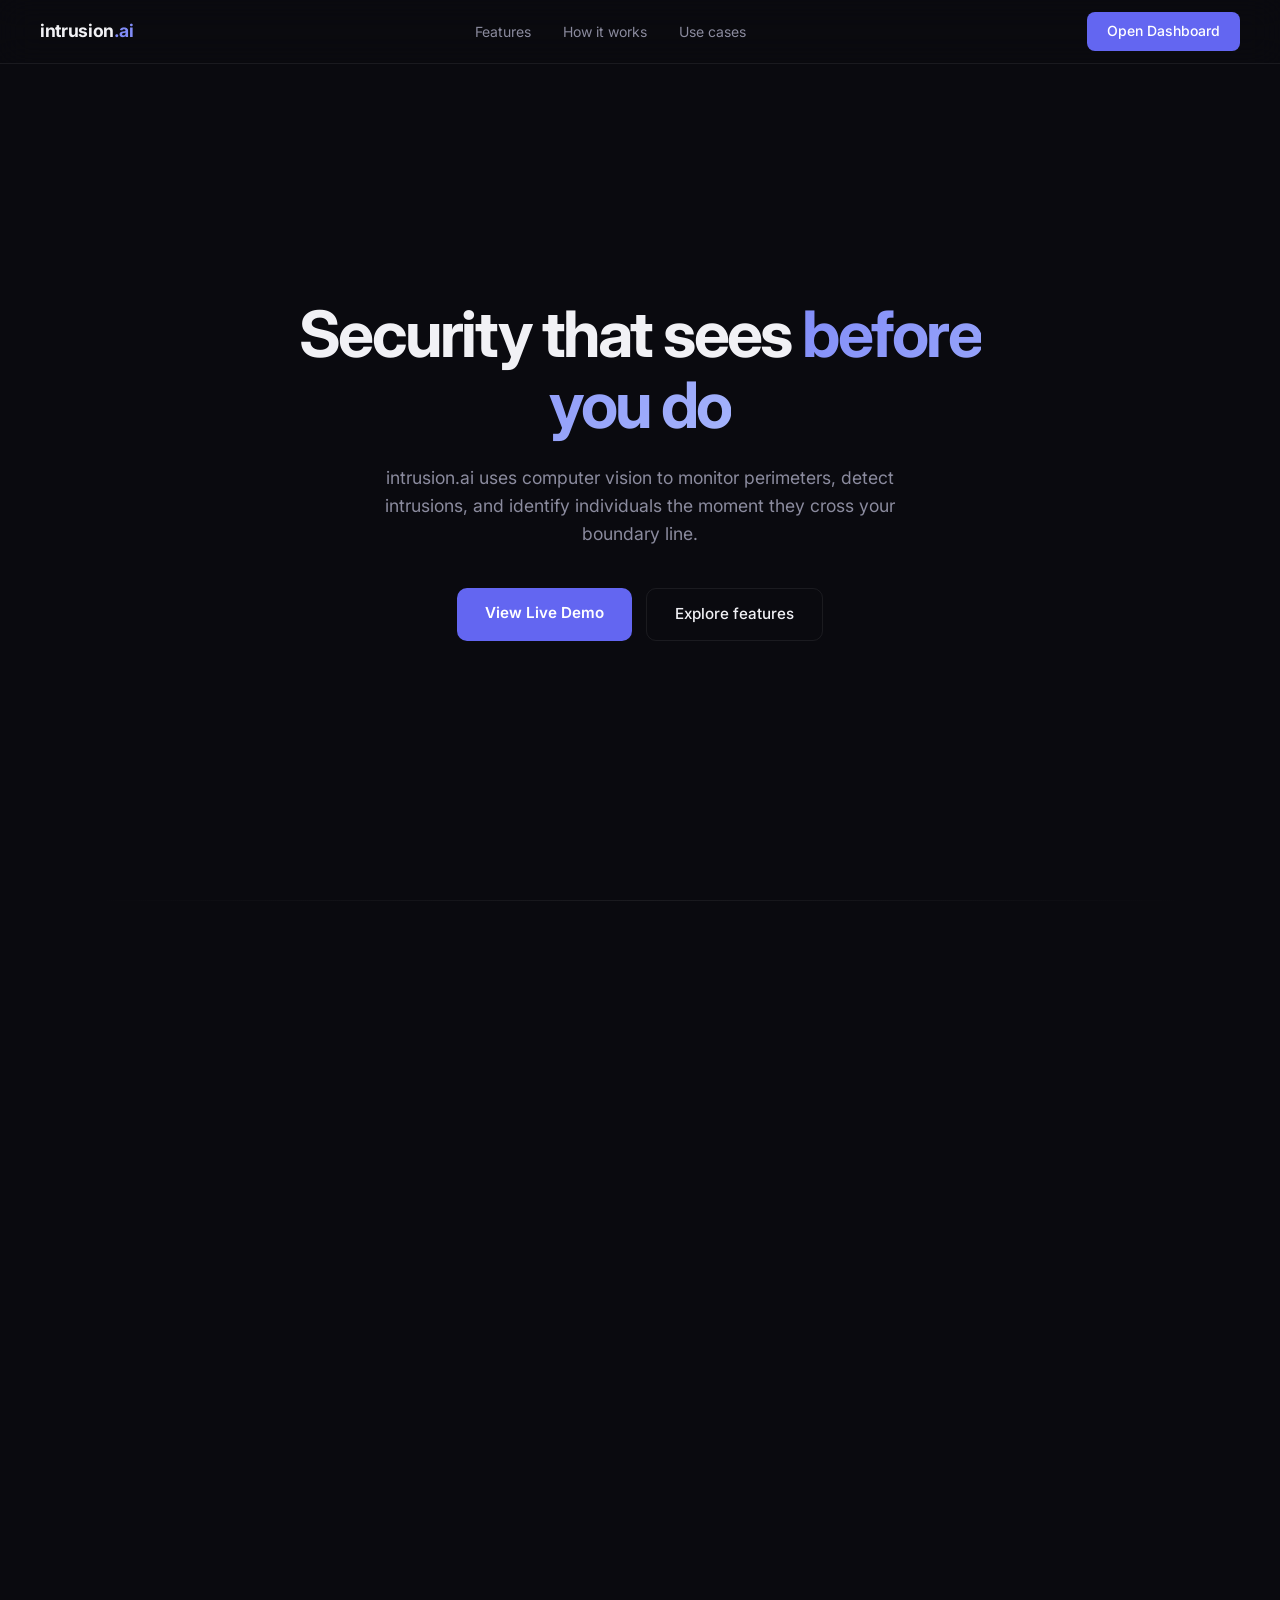
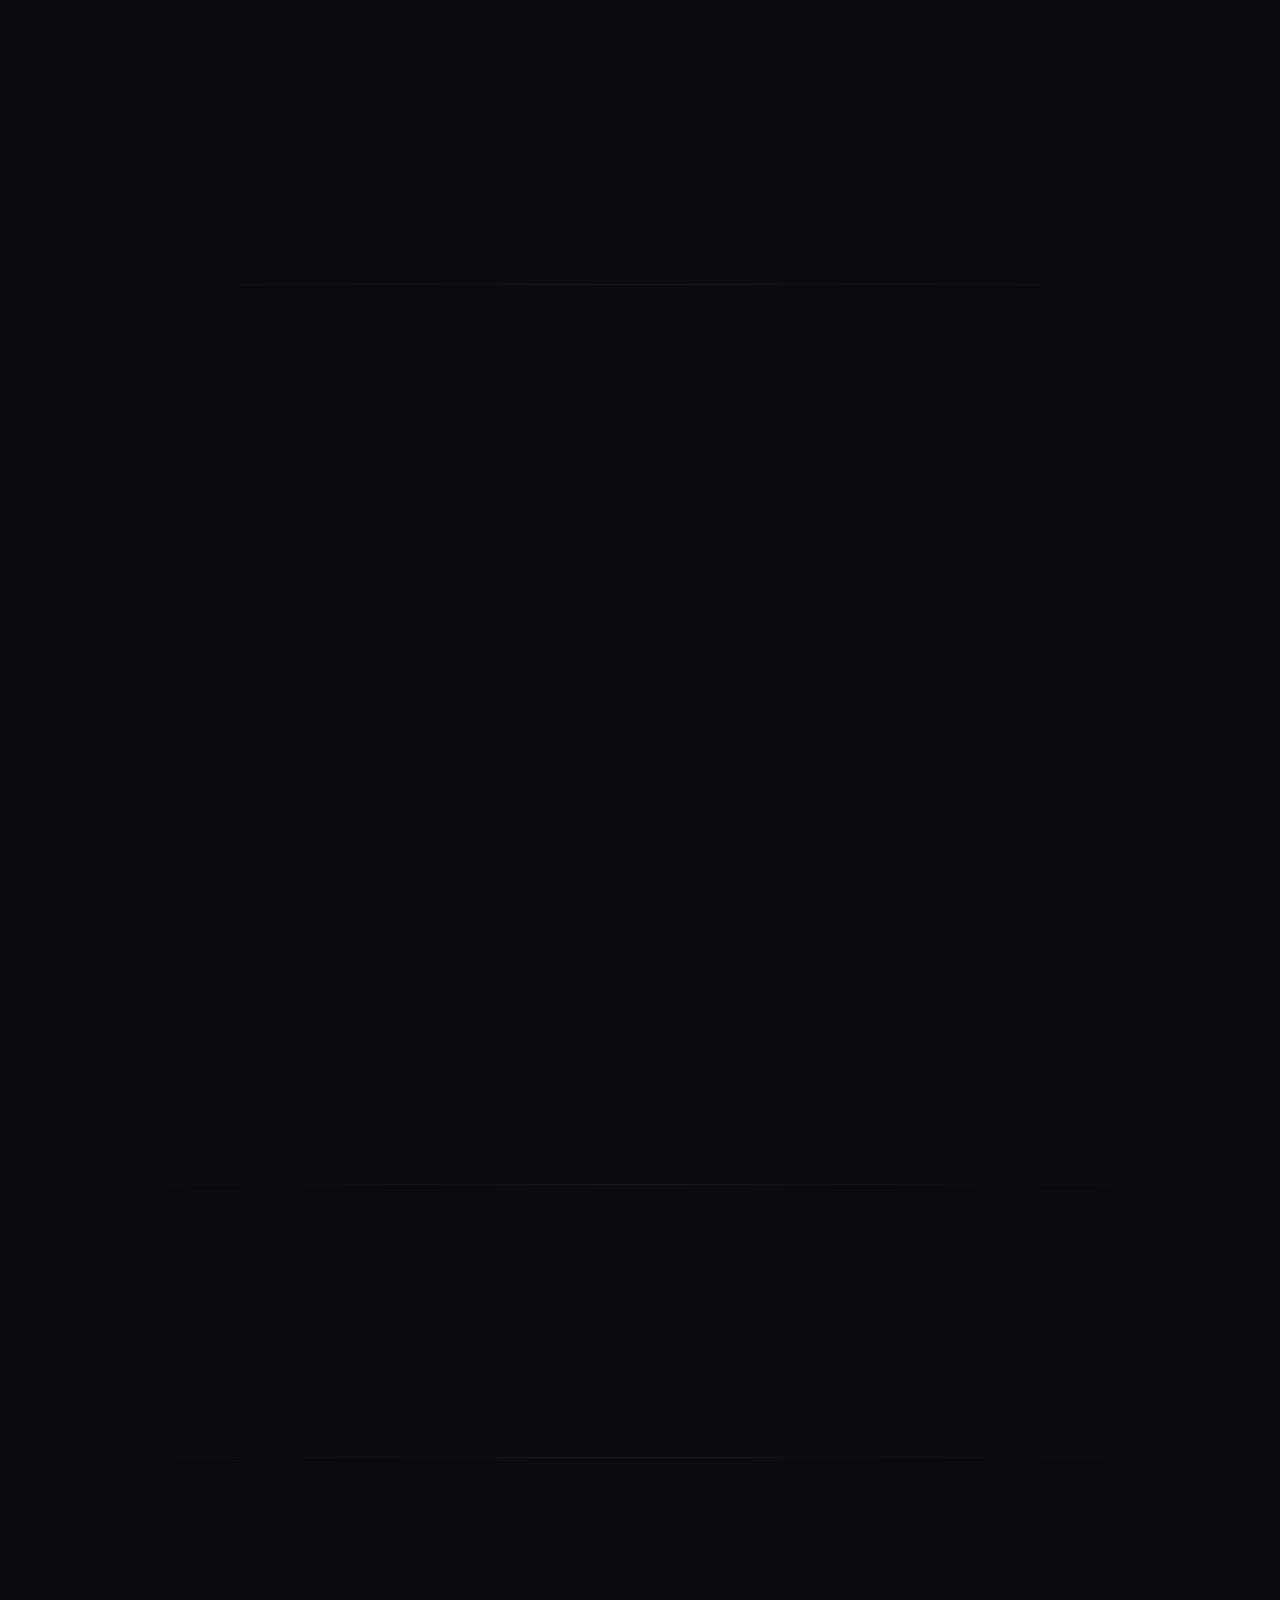
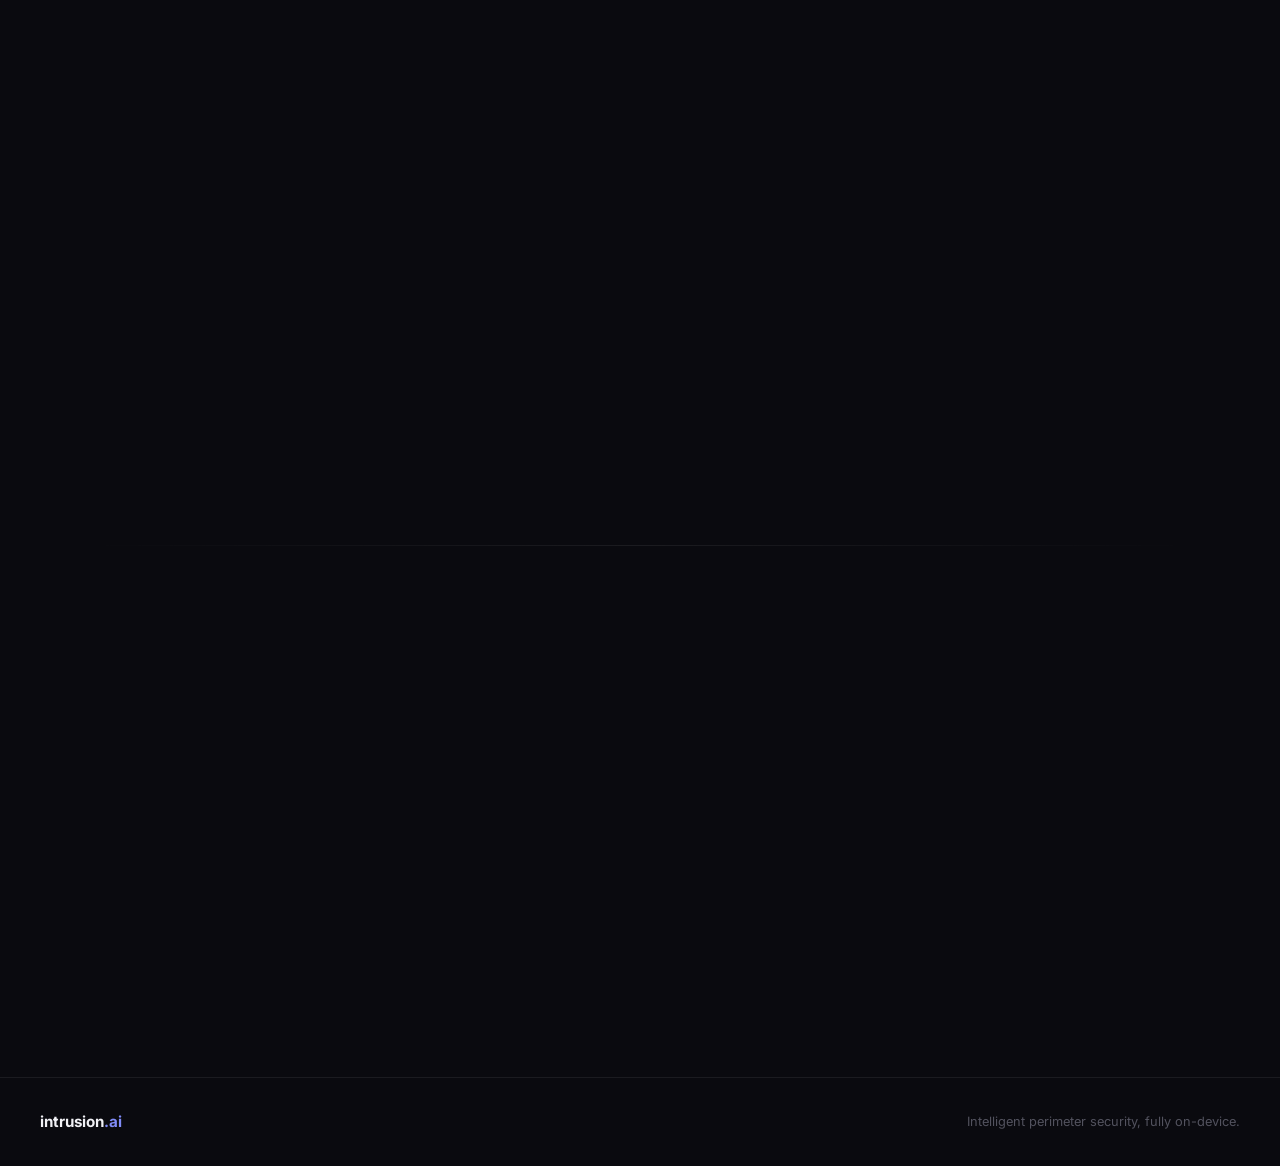
<file: landing.html>
<!DOCTYPE html>
<html lang="en">
<head>
  <meta charset="UTF-8" />
  <meta name="viewport" content="width=device-width, initial-scale=1.0" />
  <title>intrusion.ai — Intelligent Perimeter Security</title>
  <link rel="preconnect" href="https://fonts.googleapis.com" />
  <link rel="preconnect" href="https://fonts.gstatic.com" crossorigin />
  <link href="https://fonts.googleapis.com/css2?family=Inter:wght@300;400;500;600;700&display=swap" rel="stylesheet" />
  <style>
    *, *::before, *::after { box-sizing: border-box; margin: 0; padding: 0; }

    :root {
      --bg: #0a0a0f;
      --bg-card: #111118;
      --bg-card-hover: #16161f;
      --border: rgba(255,255,255,0.07);
      --border-accent: rgba(99,102,241,0.4);
      --accent: #6366f1;
      --accent-light: #818cf8;
      --accent-glow: rgba(99,102,241,0.15);
      --text-primary: #f1f1f5;
      --text-secondary: #8b8b9e;
      --text-muted: #52525e;
      --radius: 12px;
      --radius-lg: 20px;
    }

    html { scroll-behavior: smooth; }

    body {
      font-family: 'Inter', sans-serif;
      background: var(--bg);
      color: var(--text-primary);
      line-height: 1.6;
      -webkit-font-smoothing: antialiased;
    }

    /* ---- NAV ---- */
    nav {
      position: fixed; top: 0; left: 0; right: 0; z-index: 100;
      display: flex; align-items: center; justify-content: space-between;
      padding: 0 40px;
      height: 64px;
      background: rgba(10,10,15,0.8);
      backdrop-filter: blur(16px);
      border-bottom: 1px solid var(--border);
    }
    .nav-logo {
      font-size: 1.1rem; font-weight: 700; letter-spacing: -0.02em;
      color: var(--text-primary); text-decoration: none;
    }
    .nav-logo span { color: var(--accent-light); }
    .nav-links { display: flex; gap: 32px; list-style: none; }
    .nav-links a {
      font-size: 0.875rem; color: var(--text-secondary);
      text-decoration: none; transition: color 0.2s;
    }
    .nav-links a:hover { color: var(--text-primary); }
    .nav-cta {
      background: var(--accent); color: #fff;
      padding: 8px 20px; border-radius: 8px;
      font-size: 0.875rem; font-weight: 500;
      text-decoration: none; transition: opacity 0.2s, transform 0.2s;
    }
    .nav-cta:hover { opacity: 0.85; transform: translateY(-1px); }

    /* ---- HERO ---- */
    .hero {
      min-height: 100vh;
      display: flex; flex-direction: column;
      align-items: center; justify-content: center;
      text-align: center;
      padding: 120px 24px 80px;
      position: relative; overflow: hidden;
    }
    #light-rays-canvas {
      position: absolute; inset: 0;
      width: 100%; height: 100%;
      pointer-events: none; z-index: 0;
    }
    .cursor-grid-layer {
      position: absolute; inset: 0;
      z-index: 0;
      overflow: hidden;
      opacity: 0.95;
    }
    .cursor-grid-layer canvas {
      display: block; width: 100%; height: 100%;
    }
    .hero-content {
      position: relative; z-index: 1;
      display: flex; flex-direction: column;
      align-items: center;
    }
    .hero h1 {
      font-size: clamp(2.4rem, 5vw, 4rem);
      font-weight: 700; letter-spacing: -0.04em;
      line-height: 1.1; max-width: 760px;
      margin-bottom: 24px;
    }
    .hero h1 span {
      background: linear-gradient(135deg, var(--accent-light), #a5b4fc);
      -webkit-background-clip: text; -webkit-text-fill-color: transparent;
      background-clip: text;
    }
    .hero p {
      font-size: 1.1rem; color: var(--text-secondary);
      max-width: 520px; margin-bottom: 40px; font-weight: 400;
    }
    .hero-actions { display: flex; gap: 14px; justify-content: center; flex-wrap: wrap; }
    .btn-primary {
      background: var(--accent); color: #fff;
      padding: 13px 28px; border-radius: 10px;
      font-size: 0.95rem; font-weight: 600;
      text-decoration: none; transition: all 0.2s;
    }
    .btn-primary:hover { opacity: 0.88; transform: translateY(-2px); }
    .btn-secondary {
      background: transparent; color: var(--text-primary);
      padding: 13px 28px; border-radius: 10px;
      font-size: 0.95rem; font-weight: 500;
      text-decoration: none; border: 1px solid var(--border);
      transition: all 0.2s;
    }
    .btn-secondary:hover { border-color: rgba(255,255,255,0.2); background: rgba(255,255,255,0.04); }

    /* ---- SECTIONS SHARED ---- */
    section { padding: 96px 24px; }
    .container { max-width: 1100px; margin: 0 auto; }
    .section-label {
      font-size: 0.78rem; font-weight: 600; letter-spacing: 0.1em;
      text-transform: uppercase; color: var(--accent-light);
      margin-bottom: 16px; text-align: center;
    }
    .section-title {
      font-size: clamp(1.8rem, 3vw, 2.6rem); font-weight: 700;
      letter-spacing: -0.03em; text-align: center;
      color: var(--text-primary); margin-bottom: 16px;
    }
    .section-subtitle {
      font-size: 1rem; color: var(--text-secondary);
      text-align: center; max-width: 520px;
      margin: 0 auto 64px;
    }

    /* ---- FEATURES ---- */
    #features { background: var(--bg); }
    .features-grid {
      display: grid;
      grid-template-columns: repeat(auto-fit, minmax(300px, 1fr));
      gap: 20px;
    }
    .feature-card {
      background: var(--bg-card);
      border: 1px solid var(--border);
      border-radius: var(--radius-lg);
      padding: 32px;
      transition: border-color 0.25s, background 0.25s, transform 0.25s;
    }
    .feature-card:hover {
      border-color: var(--border-accent);
      background: var(--bg-card-hover);
      transform: translateY(-3px);
    }
    .feature-icon {
      width: 44px; height: 44px; border-radius: 10px;
      background: var(--accent-glow); border: 1px solid var(--border-accent);
      display: flex; align-items: center; justify-content: center;
      margin-bottom: 20px;
    }
    .feature-icon svg { width: 20px; height: 20px; stroke: var(--accent-light); fill: none; stroke-width: 1.8; stroke-linecap: round; stroke-linejoin: round; }
    .feature-card h3 { font-size: 1rem; font-weight: 600; margin-bottom: 10px; letter-spacing: -0.01em; }
    .feature-card p { font-size: 0.88rem; color: var(--text-secondary); line-height: 1.65; }

    /* ---- HOW IT WORKS ---- */
    #how-it-works { background: var(--bg); }
    .steps { display: flex; flex-direction: column; gap: 0; max-width: 720px; margin: 0 auto; }
    .step {
      display: grid; grid-template-columns: 56px 1fr;
      gap: 24px; position: relative; padding-bottom: 48px;
    }
    .step:last-child { padding-bottom: 0; }
    .step-left { display: flex; flex-direction: column; align-items: center; }
    .step-number {
      width: 44px; height: 44px; border-radius: 50%;
      background: var(--bg-card); border: 1px solid var(--border-accent);
      display: flex; align-items: center; justify-content: center;
      font-size: 0.85rem; font-weight: 700; color: var(--accent-light);
      flex-shrink: 0; z-index: 1;
    }
    .step-line {
      flex: 1; width: 1px; background: linear-gradient(to bottom, var(--border-accent), transparent);
      margin-top: 8px;
    }
    .step:last-child .step-line { display: none; }
    .step-content { padding-top: 10px; }
    .step-content h3 { font-size: 1rem; font-weight: 600; margin-bottom: 8px; }
    .step-content p { font-size: 0.88rem; color: var(--text-secondary); line-height: 1.65; }

    /* ---- STATS ---- */
    #stats { background: var(--bg); padding: 60px 24px; }
    .stats-grid {
      display: grid; grid-template-columns: repeat(auto-fit, minmax(200px, 1fr));
      gap: 1px; background: var(--border);
      border: 1px solid var(--border); border-radius: var(--radius-lg);
      overflow: hidden;
    }
    .stat-item {
      background: var(--bg-card); padding: 40px 32px; text-align: center;
    }
    .stat-value {
      font-size: 2.5rem; font-weight: 800; letter-spacing: -0.04em;
      color: var(--text-primary); line-height: 1;
      margin-bottom: 8px;
    }
    .stat-label { font-size: 0.85rem; color: var(--text-secondary); font-weight: 400; }

    /* ---- USE CASES ---- */
    #use-cases { background: var(--bg); }
    .use-cases-grid {
      display: grid; grid-template-columns: repeat(auto-fit, minmax(260px, 1fr));
      gap: 16px;
    }
    .use-case-card {
      background: var(--bg-card); border: 1px solid var(--border);
      border-radius: var(--radius-lg); padding: 28px 24px;
      transition: border-color 0.25s, transform 0.25s;
    }
    .use-case-card:hover { border-color: var(--border-accent); transform: translateY(-2px); }
    .use-case-tag {
      display: inline-block; padding: 4px 10px;
      background: rgba(99,102,241,0.08); border: 1px solid var(--border-accent);
      border-radius: 100px; font-size: 0.7rem; font-weight: 600;
      color: var(--accent-light); letter-spacing: 0.06em; text-transform: uppercase;
      margin-bottom: 14px;
    }
    .use-case-card h3 { font-size: 0.95rem; font-weight: 600; margin-bottom: 8px; }
    .use-case-card p { font-size: 0.85rem; color: var(--text-secondary); line-height: 1.6; }

    /* ---- CTA ---- */
    #cta { padding: 96px 24px; background: var(--bg); }
    .cta-box {
      max-width: 700px; margin: 0 auto; text-align: center;
      background: var(--bg-card); border: 1px solid var(--border-accent);
      border-radius: 24px; padding: 64px 48px;
    }
    .cta-box h2 {
      font-size: clamp(1.6rem, 3vw, 2.2rem); font-weight: 700;
      letter-spacing: -0.03em; margin-bottom: 16px;
    }
    .cta-box p { font-size: 0.95rem; color: var(--text-secondary); margin-bottom: 36px; }
    .cta-actions { display: flex; gap: 14px; justify-content: center; flex-wrap: wrap; }

    /* ---- FOOTER ---- */
    footer {
      padding: 32px 40px;
      border-top: 1px solid var(--border);
      display: flex; align-items: center; justify-content: space-between;
      flex-wrap: wrap; gap: 16px;
    }
    .footer-logo { font-size: 0.95rem; font-weight: 700; color: var(--text-primary); }
    .footer-logo span { color: var(--accent-light); }
    footer p { font-size: 0.8rem; color: var(--text-muted); }

    /* ---- DIVIDER ---- */
    .section-divider {
      height: 1px; background: linear-gradient(to right, transparent, var(--border), transparent);
      max-width: 1100px; margin: 0 auto;
    }

    /* ---- ANIMATIONS ---- */
    @keyframes pulse {
      0%, 100% { opacity: 1; } 50% { opacity: 0.4; }
    }
    .fade-up {
      opacity: 0; transform: translateY(24px);
      transition: opacity 0.6s ease, transform 0.6s ease;
    }
    .fade-up.visible { opacity: 1; transform: translateY(0); }

    /* ---- RESPONSIVE ---- */
    @media (max-width: 768px) {
      nav { padding: 0 20px; }
      .nav-links { display: none; }
      .cta-box { padding: 40px 24px; }
      footer { flex-direction: column; text-align: center; }
    }
  </style>
</head>
<body>

  <!-- NAV -->
  <nav>
    <a href="#" class="nav-logo">intrusion<span>.ai</span></a>
    <ul class="nav-links">
      <li><a href="#features">Features</a></li>
      <li><a href="#how-it-works">How it works</a></li>
      <li><a href="#use-cases">Use cases</a></li>
    </ul>
    <a href="http://127.0.0.1:5600/" class="nav-cta" target="_blank" rel="noopener">Open Dashboard</a>
  </nav>

  <!-- HERO -->
  <section class="hero">
    <canvas id="light-rays-canvas"></canvas>
    <div class="cursor-grid-layer" aria-hidden="true">
      <canvas></canvas>
    </div>
    <div class="hero-content">
      <h1>Security that sees <span>before you do</span></h1>
      <p>intrusion.ai uses computer vision to monitor perimeters, detect intrusions, and identify individuals the moment they cross your boundary line.</p>
      <div class="hero-actions">
        <a href="http://127.0.0.1:5600/" class="btn-primary" target="_blank" rel="noopener">View Live Demo</a>
        <a href="#features" class="btn-secondary">Explore features</a>
      </div>
    </div>
  </section>

  <div class="section-divider"></div>

  <!-- FEATURES -->
  <section id="features">
    <div class="container">
      <p class="section-label fade-up">Core capabilities</p>
      <h2 class="section-title fade-up">Everything you need to secure a perimeter</h2>
      <p class="section-subtitle fade-up">Built on YOLO-based object detection and InsightFace embeddings, intrusion.ai delivers sub-second response times without cloud dependency.</p>

      <div class="features-grid">
        <div class="feature-card fade-up">
          <div class="feature-icon">
            <svg viewBox="0 0 24 24"><path d="M12 22s8-4 8-10V5l-8-3-8 3v7c0 6 8 10 8 10z"/></svg>
          </div>
          <h3>Configurable Perimeter Line</h3>
          <p>Draw a custom boundary line directly on the camera feed. Define which side is the danger zone and let the system do the rest.</p>
        </div>

        <div class="feature-card fade-up">
          <div class="feature-icon">
            <svg viewBox="0 0 24 24"><circle cx="12" cy="12" r="10"/><path d="M12 8v4l3 3"/></svg>
          </div>
          <h3>Real-time Intrusion Detection</h3>
          <p>Frames are analysed at 10Hz using YOLOv11. When a person crosses the boundary, an alert fires in under 100ms with a timestamped image capture.</p>
        </div>

        <div class="feature-card fade-up">
          <div class="feature-icon">
            <svg viewBox="0 0 24 24"><path d="M20 21v-2a4 4 0 0 0-4-4H8a4 4 0 0 0-4 4v2"/><circle cx="12" cy="7" r="4"/></svg>
          </div>
          <h3>Face Recognition</h3>
          <p>Register known faces once. intrusion.ai matches intruders against your database using cosine similarity on ArcFace embeddings.</p>
        </div>

        <div class="feature-card fade-up">
          <div class="feature-icon">
            <svg viewBox="0 0 24 24"><rect x="3" y="3" width="18" height="18" rx="2"/><path d="M3 9h18M9 21V9"/></svg>
          </div>
          <h3>Intrusion Log Dashboard</h3>
          <p>Search, filter, and review every recorded event. Each log entry includes the capture image, timestamp, and recognized identity.</p>
        </div>

        <div class="feature-card fade-up">
          <div class="feature-icon">
            <svg viewBox="0 0 24 24"><path d="M18 8h1a4 4 0 0 1 0 8h-1"/><path d="M2 8h16v9a4 4 0 0 1-4 4H6a4 4 0 0 1-4-4V8z"/><line x1="6" y1="1" x2="6" y2="4"/><line x1="10" y1="1" x2="10" y2="4"/><line x1="14" y1="1" x2="14" y2="4"/></svg>
          </div>
          <h3>Webhook Alarm Integration</h3>
          <p>Push intrusion status to any external alarm board or automation system via configurable webhook. Works with any HTTP endpoint.</p>
        </div>

        <div class="feature-card fade-up">
          <div class="feature-icon">
            <svg viewBox="0 0 24 24"><circle cx="12" cy="12" r="3"/><path d="M22 12h-4M6 12H2M12 2v4M12 18v4M19.07 4.93l-2.83 2.83M7.76 16.24l-2.83 2.83M19.07 19.07l-2.83-2.83M7.76 7.76L4.93 4.93"/></svg>
          </div>
          <h3>Runs Fully On-Device</h3>
          <p>No cloud required. All inference happens locally, keeping your camera feed private and latency low regardless of network conditions.</p>
        </div>
      </div>
    </div>
  </section>

  <div class="section-divider"></div>

  <!-- HOW IT WORKS -->
  <section id="how-it-works">
    <div class="container">
      <p class="section-label fade-up">Setup in minutes</p>
      <h2 class="section-title fade-up">How intrusion.ai works</h2>
      <p class="section-subtitle fade-up">From camera feed to identified intruder in four straightforward steps.</p>

      <div class="steps">
        <div class="step fade-up">
          <div class="step-left">
            <div class="step-number">01</div>
            <div class="step-line"></div>
          </div>
          <div class="step-content">
            <h3>Connect your camera</h3>
            <p>Point intrusion.ai at any USB or IP camera. The live feed streams directly to the dashboard over a local network — nothing leaves your environment.</p>
          </div>
        </div>

        <div class="step fade-up">
          <div class="step-left">
            <div class="step-number">02</div>
            <div class="step-line"></div>
          </div>
          <div class="step-content">
            <h3>Draw your boundary</h3>
            <p>Use the interactive perimeter editor to place a line anywhere on the frame. Choose which side is restricted. The system immediately begins enforcing it.</p>
          </div>
        </div>

        <div class="step fade-up">
          <div class="step-left">
            <div class="step-number">03</div>
            <div class="step-line"></div>
          </div>
          <div class="step-content">
            <h3>Register known faces</h3>
            <p>Upload photos of authorized personnel. intrusion.ai generates face embeddings that persist across sessions and never require retraining.</p>
          </div>
        </div>

        <div class="step fade-up">
          <div class="step-left">
            <div class="step-number">04</div>
            <div class="step-line"></div>
          </div>
          <div class="step-content">
            <h3>Monitor and respond</h3>
            <p>Every boundary crossing is logged, photographed, and optionally forwarded to your alarm or notification system. Review, search, and export logs at any time.</p>
          </div>
        </div>
      </div>
    </div>
  </section>

  <div class="section-divider"></div>

  <!-- STATS -->
  <section id="stats">
    <div class="container">
      <div class="stats-grid fade-up">
        <div class="stat-item">
          <div class="stat-value">100ms</div>
          <div class="stat-label">Intrusion alert latency</div>
        </div>
        <div class="stat-item">
          <div class="stat-value">100%</div>
          <div class="stat-label">On-device, no cloud</div>
        </div>
        <div class="stat-item">
          <div class="stat-value">YOLOv11</div>
          <div class="stat-label">Detection backbone</div>
        </div>
      </div>
    </div>
  </section>

  <div class="section-divider"></div>

  <!-- USE CASES -->
  <section id="use-cases">
    <div class="container">
      <p class="section-label fade-up">Deployment scenarios</p>
      <h2 class="section-title fade-up">Built for environments that cannot afford blind spots</h2>
      <p class="section-subtitle fade-up">Whether it is a server room, warehouse, or research lab, intrusion.ai adapts to the space.</p>

      <div class="use-cases-grid">
        <div class="use-case-card fade-up">
          <span class="use-case-tag">Facilities</span>
          <h3>Restricted Area Access</h3>
          <p>Monitor entry points to server rooms, labs, and storage vaults. Automatically log every unauthorized crossing with face capture.</p>
        </div>

        <div class="use-case-card fade-up">
          <span class="use-case-tag">Industrial</span>
          <h3>Warehouse Safety Zones</h3>
          <p>Define safety perimeters around heavy machinery or hazardous zones. Trigger external alarms when workers enter a danger side.</p>
        </div>

        <div class="use-case-card fade-up">
          <span class="use-case-tag">Research</span>
          <h3>Lab & Campus Security</h3>
          <p>Track who enters sensitive research areas. Match visitors against a roster of known staff and flag unrecognized individuals in real time.</p>
        </div>

        <div class="use-case-card fade-up">
          <span class="use-case-tag">Residential</span>
          <h3>Property Perimeter Monitoring</h3>
          <p>Deploy at entry gates or driveways. Know exactly when someone crosses onto your property and who they are before you open the door.</p>
        </div>
      </div>
    </div>
  </section>

  <div class="section-divider"></div>

  <!-- CTA -->
  <section id="cta">
    <div class="container">
      <div class="cta-box fade-up">
        <h2>See it working right now</h2>
        <p>The live dashboard is running locally. Open it to configure your perimeter, browse intrusion logs, and watch the feed in real time.</p>
        <div class="cta-actions">
          <a href="http://127.0.0.1:5600/" class="btn-primary" target="_blank" rel="noopener">Open Live Dashboard</a>
          <a href="#features" class="btn-secondary">Review features</a>
        </div>
      </div>
    </div>
  </section>

  <!-- FOOTER -->
  <footer>
    <span class="footer-logo">intrusion<span>.ai</span></span>
    <p>Intelligent perimeter security, fully on-device.</p>
  </footer>

  <!-- JS -->
  <script type="module">
    import { Renderer, Program, Triangle, Mesh } from 'https://esm.sh/ogl@1.0.11';

    // ── LightRays ──────────────────────────────────────────────────────────────
    const hexToRgb = hex => {
      const m = /^#?([a-f\d]{2})([a-f\d]{2})([a-f\d]{2})$/i.exec(hex);
      return m
        ? [parseInt(m[1],16)/255, parseInt(m[2],16)/255, parseInt(m[3],16)/255]
        : [1,1,1];
    };

    const vert = `
attribute vec2 position;
varying vec2 vUv;
void main() {
  vUv = position * 0.5 + 0.5;
  gl_Position = vec4(position, 0.0, 1.0);
}`;

    const frag = `precision highp float;
uniform float iTime;
uniform vec2  iResolution;
uniform vec2  rayPos;
uniform vec2  rayDir;
uniform vec3  raysColor;
uniform float raysSpeed;
uniform float lightSpread;
uniform float rayLength;
uniform float fadeDistance;
uniform float saturation;
uniform vec2  mousePos;
uniform float mouseInfluence;
uniform float noiseAmount;
uniform float distortion;
varying vec2 vUv;

float noise(vec2 st) {
  return fract(sin(dot(st.xy, vec2(12.9898,78.233))) * 43758.5453123);
}

float rayStrength(vec2 raySource, vec2 rayRefDirection, vec2 coord,
                  float seedA, float seedB, float speed) {
  vec2  sourceToCoord = coord - raySource;
  vec2  dirNorm       = normalize(sourceToCoord);
  float cosAngle      = dot(dirNorm, rayRefDirection);
  float distorted     = cosAngle + distortion * sin(iTime * 2.0 + length(sourceToCoord) * 0.01) * 0.2;
  float spreadFactor  = pow(max(distorted, 0.0), 1.0 / max(lightSpread, 0.001));
  float distance      = length(sourceToCoord);
  float maxDist       = iResolution.x * rayLength;
  float lenFalloff    = clamp((maxDist - distance) / maxDist, 0.0, 1.0);
  float fadeFalloff   = clamp((iResolution.x * fadeDistance - distance) / (iResolution.x * fadeDistance), 0.5, 1.0);
  float base = clamp(
    (0.45 + 0.15 * sin(distorted * seedA + iTime * speed)) +
    (0.30 + 0.20 * cos(-distorted * seedB + iTime * speed)),
    0.0, 1.0);
  return base * lenFalloff * fadeFalloff * spreadFactor;
}

void mainImage(out vec4 fragColor, in vec2 fragCoord) {
  vec2 coord = vec2(fragCoord.x, iResolution.y - fragCoord.y);
  vec2 finalRayDir = rayDir;
  if (mouseInfluence > 0.0) {
    vec2 mScreen = mousePos * iResolution.xy;
    finalRayDir  = normalize(mix(rayDir, normalize(mScreen - rayPos), mouseInfluence));
  }
  vec4 rays1 = vec4(1.0) * rayStrength(rayPos, finalRayDir, coord, 36.2214, 21.11349, 1.5 * raysSpeed);
  vec4 rays2 = vec4(1.0) * rayStrength(rayPos, finalRayDir, coord, 22.3991, 18.0234,  1.1 * raysSpeed);
  fragColor   = rays1 * 0.5 + rays2 * 0.4;
  if (noiseAmount > 0.0) {
    float n = noise(coord * 0.01 + iTime * 0.1);
    fragColor.rgb *= (1.0 - noiseAmount + noiseAmount * n);
  }
  float brightness = 1.0 - (coord.y / iResolution.y);
  fragColor.x *= 0.1 + brightness * 0.8;
  fragColor.y *= 0.3 + brightness * 0.6;
  fragColor.z *= 0.5 + brightness * 0.5;
  if (saturation != 1.0) {
    float gray = dot(fragColor.rgb, vec3(0.299, 0.587, 0.114));
    fragColor.rgb = mix(vec3(gray), fragColor.rgb, saturation);
  }
  fragColor.rgb *= raysColor;
}

void main() {
  vec4 color;
  mainImage(color, gl_FragCoord.xy);
  gl_FragColor = color;
}`;

    function initLightRays() {
      const canvas = document.getElementById('light-rays-canvas');
      if (!canvas) return;

      const renderer = new Renderer({
        canvas,
        dpr:   Math.min(window.devicePixelRatio, 2),
        alpha: true,
      });
      const gl = renderer.gl;

      // Config
      const COLOR          = '#6366f1';
      const SPEED          = 1.2;
      const SPREAD         = 0.6;
      const RAY_LENGTH     = 1.4;
      const FADE_DISTANCE  = 1.0;
      const SATURATION     = 1.0;
      const MOUSE_INFLUENCE= 0.08;
      const NOISE_AMOUNT   = 0.05;
      const DISTORTION     = 0.03;

      const uniforms = {
        iTime:          { value: 0 },
        iResolution:    { value: [1, 1] },
        rayPos:         { value: [0, 0] },
        rayDir:         { value: [0, 1] },
        raysColor:      { value: hexToRgb(COLOR) },
        raysSpeed:      { value: SPEED },
        lightSpread:    { value: SPREAD },
        rayLength:      { value: RAY_LENGTH },
        fadeDistance:   { value: FADE_DISTANCE },
        saturation:     { value: SATURATION },
        mousePos:       { value: [0.5, 0.5] },
        mouseInfluence: { value: MOUSE_INFLUENCE },
        noiseAmount:    { value: NOISE_AMOUNT },
        distortion:     { value: DISTORTION },
      };

      const geometry = new Triangle(gl);
      const program  = new Program(gl, { vertex: vert, fragment: frag, uniforms });
      const mesh     = new Mesh(gl, { geometry, program });

      const mouse       = { x: 0.5, y: 0.5 };
      const smoothMouse = { x: 0.5, y: 0.5 };

      function resize() {
        const hero = canvas.parentElement;
        const w    = hero.clientWidth;
        const h    = hero.clientHeight;
        renderer.setSize(w, h);
        const dpr = renderer.dpr;
        uniforms.iResolution.value = [w * dpr, h * dpr];
        // top-center origin, slightly above the frame
        uniforms.rayPos.value = [w * dpr * 0.5, -0.2 * h * dpr];
        uniforms.rayDir.value = [0, 1];
      }

      window.addEventListener('resize', resize);
      resize();

      window.addEventListener('mousemove', e => {
        const rect = canvas.parentElement.getBoundingClientRect();
        mouse.x = (e.clientX - rect.left) / rect.width;
        mouse.y = (e.clientY - rect.top)  / rect.height;
      }, { passive: true });

      let rafId;
      function loop(t) {
        uniforms.iTime.value = t * 0.001;
        smoothMouse.x = smoothMouse.x * 0.92 + mouse.x * 0.08;
        smoothMouse.y = smoothMouse.y * 0.92 + mouse.y * 0.08;
        uniforms.mousePos.value = [smoothMouse.x, smoothMouse.y];
        renderer.render({ scene: mesh });
        rafId = requestAnimationFrame(loop);
      }
      rafId = requestAnimationFrame(loop);
    }

    function initCursorGrid() {
      const host = document.querySelector('.cursor-grid-layer');
      const canvas = host?.querySelector('canvas');
      if (!host || !canvas) return;

      const ctx = canvas.getContext('2d');
      const dpr = Math.min(window.devicePixelRatio || 1, 2);
      const props = {
        cellSize: 70,
        color: '#D946EF',
        radius: 140,
        falloff: 'smooth',
        holdTime: 400,
        fadeDuration: 800,
        lineWidth: 1.2,
        maxOpacity: 1,
        fillOpacity: 0,
        gridOpacity: 0,
        cellRadius: 0,
        clickPulse: true,
        pulseSpeed: 600,
      };

      const FALLOFF_CURVES = {
        linear: t => t,
        smooth: t => t * t * (3 - 2 * t),
        sharp: t => t * t * t,
      };

      const hexToRgb = hex => {
        const h = hex.replace('#', '');
        const v = h.length === 3 ? h.split('').map(c => c + c).join('') : h;
        const num = parseInt(v.slice(0, 6), 16);
        return [(num >> 16) & 255, (num >> 8) & 255, num & 255];
      };

      let cols = 0;
      let rows = 0;
      let offX = 0;
      let offY = 0;
      let alphas = new Float32Array(0);
      let touched = new Float64Array(0);
      let w = 0;
      let h = 0;
      const pulses = [];
      let raf = 0;
      let running = false;
      let lastFrame = 0;

      const rebuild = () => {
        w = host.clientWidth;
        h = host.clientHeight;
        canvas.width = Math.max(1, Math.round(w * dpr));
        canvas.height = Math.max(1, Math.round(h * dpr));
        canvas.style.width = `${w}px`;
        canvas.style.height = `${h}px`;
        ctx.setTransform(dpr, 0, 0, dpr, 0, 0);
        cols = Math.ceil(w / props.cellSize) + 1;
        rows = Math.ceil(h / props.cellSize) + 1;
        offX = (w - cols * props.cellSize) / 2;
        offY = (h - rows * props.cellSize) / 2;
        alphas = new Float32Array(cols * rows);
        touched = new Float64Array(cols * rows);
      };

      const cellCenter = i => {
        const cx = offX + (i % cols) * props.cellSize + props.cellSize / 2;
        const cy = offY + Math.floor(i / cols) * props.cellSize + props.cellSize / 2;
        return [cx, cy];
      };

      const energize = (x, y, boost = 1) => {
        const r = Math.max(props.radius, 1);
        const ease = FALLOFF_CURVES[props.falloff] ?? FALLOFF_CURVES.linear;
        const now = performance.now();
        const minCol = Math.max(0, Math.floor((x - r - offX) / props.cellSize));
        const maxCol = Math.min(cols - 1, Math.floor((x + r - offX) / props.cellSize));
        const minRow = Math.max(0, Math.floor((y - r - offY) / props.cellSize));
        const maxRow = Math.min(rows - 1, Math.floor((y + r - offY) / props.cellSize));

        for (let cRow = minRow; cRow <= maxRow; cRow++) {
          for (let cCol = minCol; cCol <= maxCol; cCol++) {
            const i = cRow * cols + cCol;
            const [cx, cy] = cellCenter(i);
            const dist = Math.hypot(cx - x, cy - y);
            if (dist > r) continue;
            const level = ease(1 - dist / r) * props.maxOpacity * boost;
            if (level > alphas[i]) {
              alphas[i] = level;
              touched[i] = now;
            } else if (level > 0) {
              touched[i] = now;
            }
          }
        }
      };

      const draw = now => {
        const dt = Math.min(now - lastFrame, 50);
        lastFrame = now;
        ctx.clearRect(0, 0, w, h);
        const [cr, cg, cb] = hexToRgb(props.color);

        if (props.gridOpacity > 0) {
          ctx.strokeStyle = `rgba(${cr}, ${cg}, ${cb}, ${props.gridOpacity})`;
          ctx.lineWidth = 1;
          ctx.beginPath();
          for (let cCol = 0; cCol <= cols; cCol++) {
            const x = Math.round(offX + cCol * props.cellSize) + 0.5;
            ctx.moveTo(x, 0);
            ctx.lineTo(x, h);
          }
          for (let cRow = 0; cRow <= rows; cRow++) {
            const y = Math.round(offY + cRow * props.cellSize) + 0.5;
            ctx.moveTo(0, y);
            ctx.lineTo(w, y);
          }
          ctx.stroke();
        }

        for (let pi = pulses.length - 1; pi >= 0; pi--) {
          const pulse = pulses[pi];
          const age = (now - pulse.t0) / 1000;
          const ringR = age * props.pulseSpeed;
          if (ringR > Math.hypot(w, h)) {
            pulses.splice(pi, 1);
            continue;
          }
          const band = props.cellSize;
          const minCol = Math.max(0, Math.floor((pulse.x - ringR - band - offX) / props.cellSize));
          const maxCol = Math.min(cols - 1, Math.floor((pulse.x + ringR + band - offX) / props.cellSize));
          const minRow = Math.max(0, Math.floor((pulse.y - ringR - band - offY) / props.cellSize));
          const maxRow = Math.min(rows - 1, Math.floor((pulse.y + ringR + band - offY) / props.cellSize));
          for (let cRow = minRow; cRow <= maxRow; cRow++) {
            for (let cCol = minCol; cCol <= maxCol; cCol++) {
              const i = cRow * cols + cCol;
              const [cx, cy] = cellCenter(i);
              const dist = Math.hypot(cx - pulse.x, cy - pulse.y);
              if (Math.abs(dist - ringR) < band / 2 && props.maxOpacity > alphas[i]) {
                alphas[i] = props.maxOpacity;
                touched[i] = now;
              }
            }
          }
        }

        let anyVisible = pulses.length > 0;
        const fadeStep = dt / Math.max(props.fadeDuration, 16);
        const half = props.cellSize / 2;

        for (let i = 0; i < alphas.length; i++) {
          let a = alphas[i];
          if (a <= 0) continue;
          if (now - touched[i] > props.holdTime) {
            a = Math.max(0, a - fadeStep);
            alphas[i] = a;
            if (a <= 0) continue;
          }
          anyVisible = true;

          const [cx, cy] = cellCenter(i);
          const gradient = ctx.createRadialGradient(cx, cy, half * 0.1, cx, cy, props.cellSize);
          gradient.addColorStop(0, `rgba(${cr}, ${cg}, ${cb}, ${a})`);
          gradient.addColorStop(1, `rgba(${cr}, ${cg}, ${cb}, 0)`);

          const x = cx - half + 0.5;
          const y = cy - half + 0.5;
          const s = props.cellSize - 1;

          ctx.beginPath();
          if (props.cellRadius > 0 && typeof ctx.roundRect === 'function') {
            ctx.roundRect(x, y, s, s, props.cellRadius);
          } else {
            ctx.rect(x, y, s, s);
          }
          if (props.fillOpacity > 0) {
            ctx.fillStyle = `rgba(${cr}, ${cg}, ${cb}, ${a * props.fillOpacity})`;
            ctx.fill();
          }
          ctx.strokeStyle = gradient;
          ctx.lineWidth = props.lineWidth;
          ctx.stroke();
        }

        if (anyVisible) {
          raf = requestAnimationFrame(draw);
        } else {
          running = false;
          if (props.gridOpacity <= 0) ctx.clearRect(0, 0, w, h);
        }
      };

      const wake = () => {
        if (running) return;
        running = true;
        lastFrame = performance.now();
        raf = requestAnimationFrame(draw);
      };

      const toLocal = e => {
        const rect = canvas.getBoundingClientRect();
        return [e.clientX - rect.left, e.clientY - rect.top];
      };

      const onPointerMove = e => {
        const [x, y] = toLocal(e);
        energize(x, y);
        wake();
      };

      const onPointerDown = e => {
        if (!props.clickPulse) return;
        const [x, y] = toLocal(e);
        pulses.push({ x, y, t0: performance.now() });
        wake();
      };

      const ro = new ResizeObserver(() => {
        rebuild();
        wake();
      });
      ro.observe(host);
      rebuild();
      wake();

      host.addEventListener('pointermove', onPointerMove);
      host.addEventListener('pointerdown', onPointerDown);

      return () => {
        cancelAnimationFrame(raf);
        ro.disconnect();
        host.removeEventListener('pointermove', onPointerMove);
        host.removeEventListener('pointerdown', onPointerDown);
      };
    }

    initCursorGrid();

    // ── Fade-up scroll animations ──────────────────────────────────────────────
    const observer = new IntersectionObserver((entries) => {
      entries.forEach(entry => {
        if (entry.isIntersecting) {
          const siblings = entry.target.parentElement.querySelectorAll('.fade-up');
          let delay = 0;
          siblings.forEach(el => {
            if (!el.classList.contains('visible')) {
              el.style.transitionDelay = delay + 'ms';
              el.classList.add('visible');
              delay += 80;
            }
          });
          observer.unobserve(entry.target);
        }
      });
    }, { threshold: 0.12 });

    document.querySelectorAll('.fade-up').forEach(el => observer.observe(el));

    // ── Nav scroll highlight ───────────────────────────────────────────────────
    const sections = document.querySelectorAll('section[id]');
    const navLinks = document.querySelectorAll('.nav-links a');
    window.addEventListener('scroll', () => {
      let current = '';
      sections.forEach(sec => {
        if (window.scrollY >= sec.offsetTop - 100) current = sec.id;
      });
      navLinks.forEach(a => {
        a.style.color = a.getAttribute('href') === '#' + current
          ? 'var(--text-primary)' : '';
      });
    }, { passive: true });
  </script>
</body>
</html>
</file>
